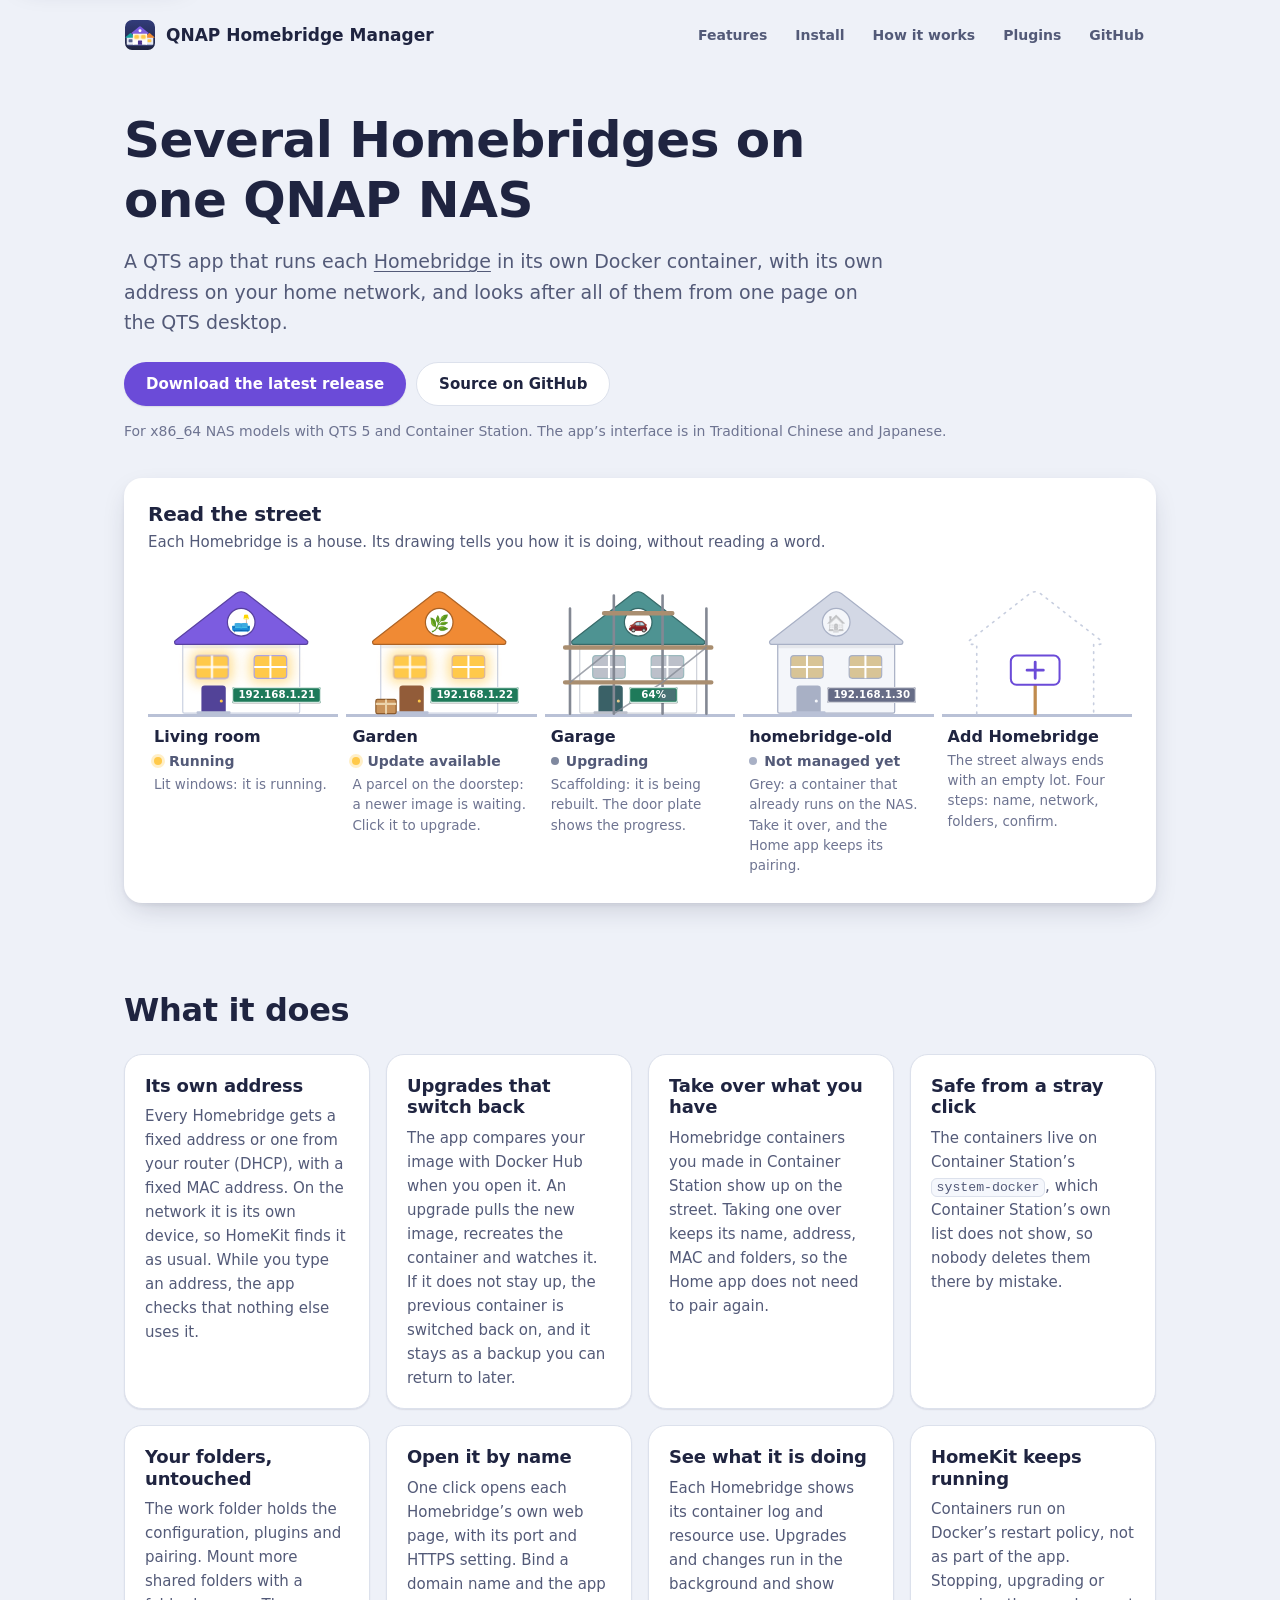
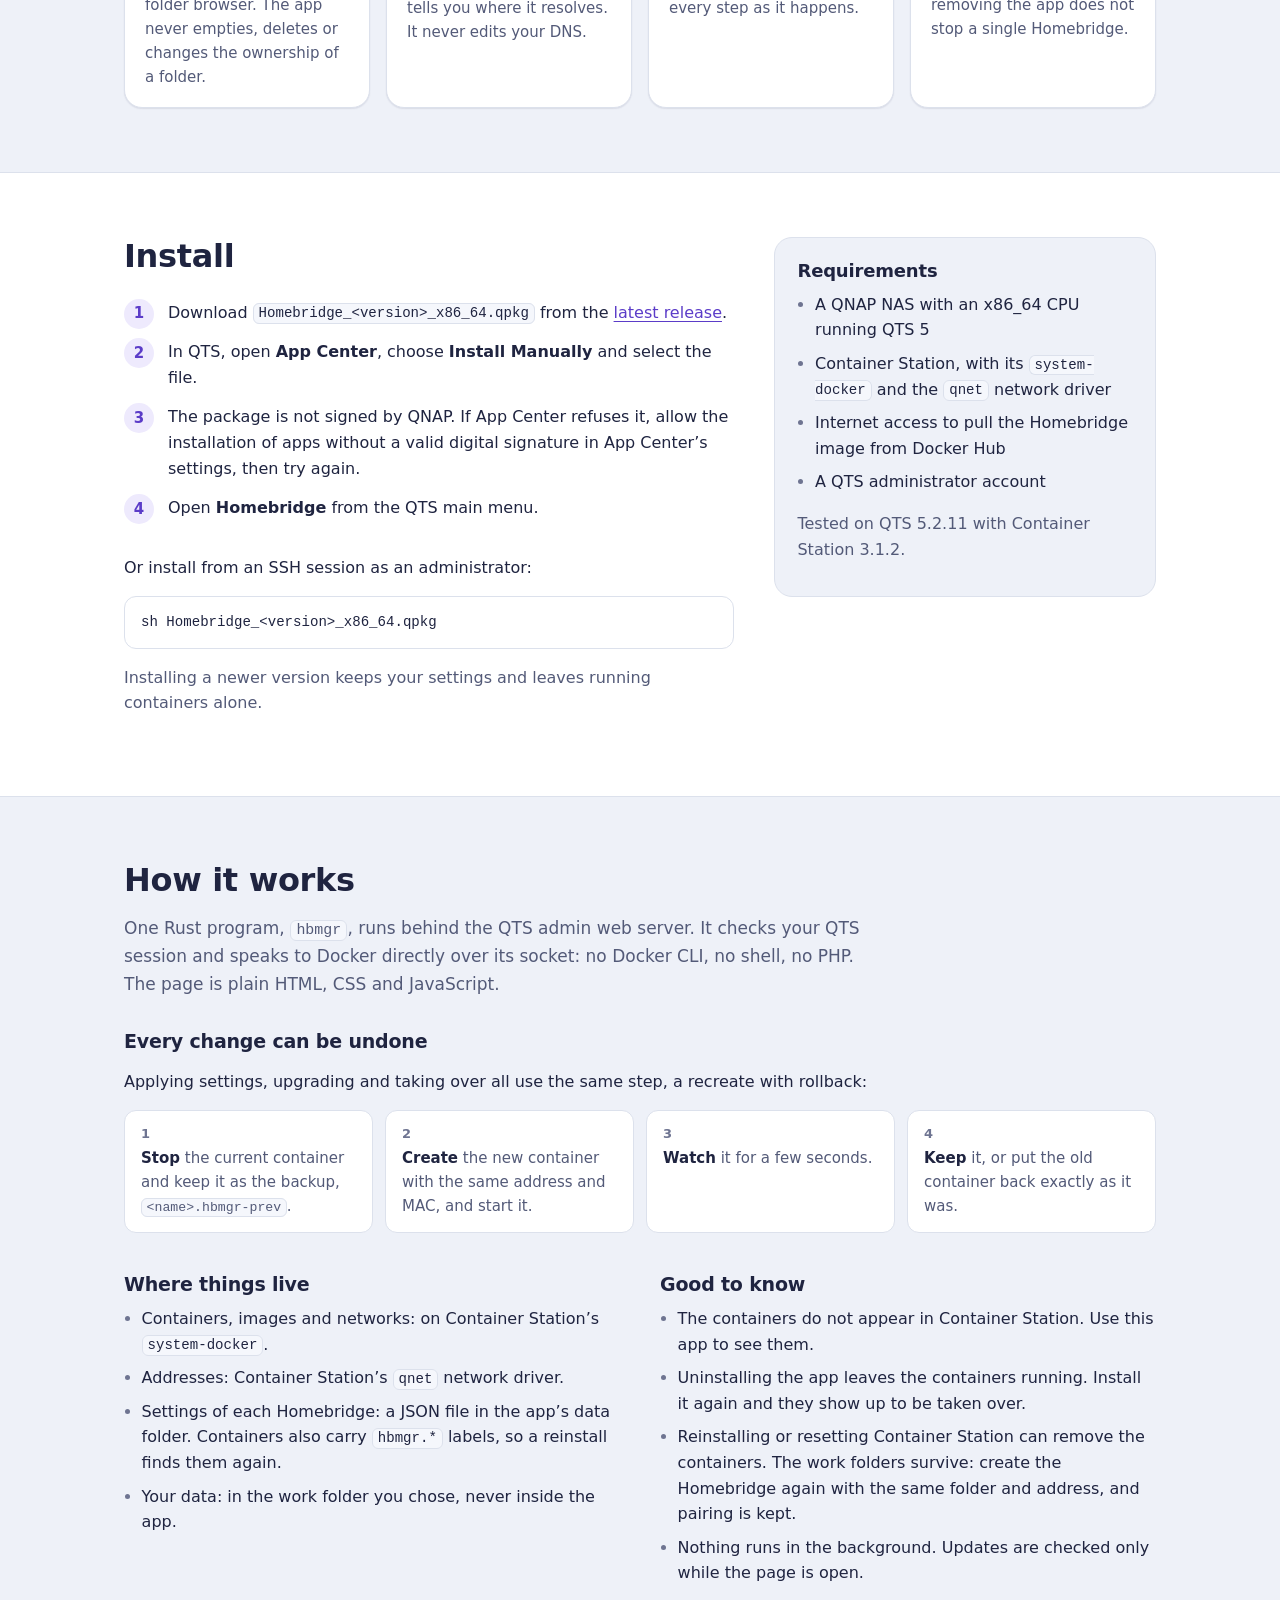
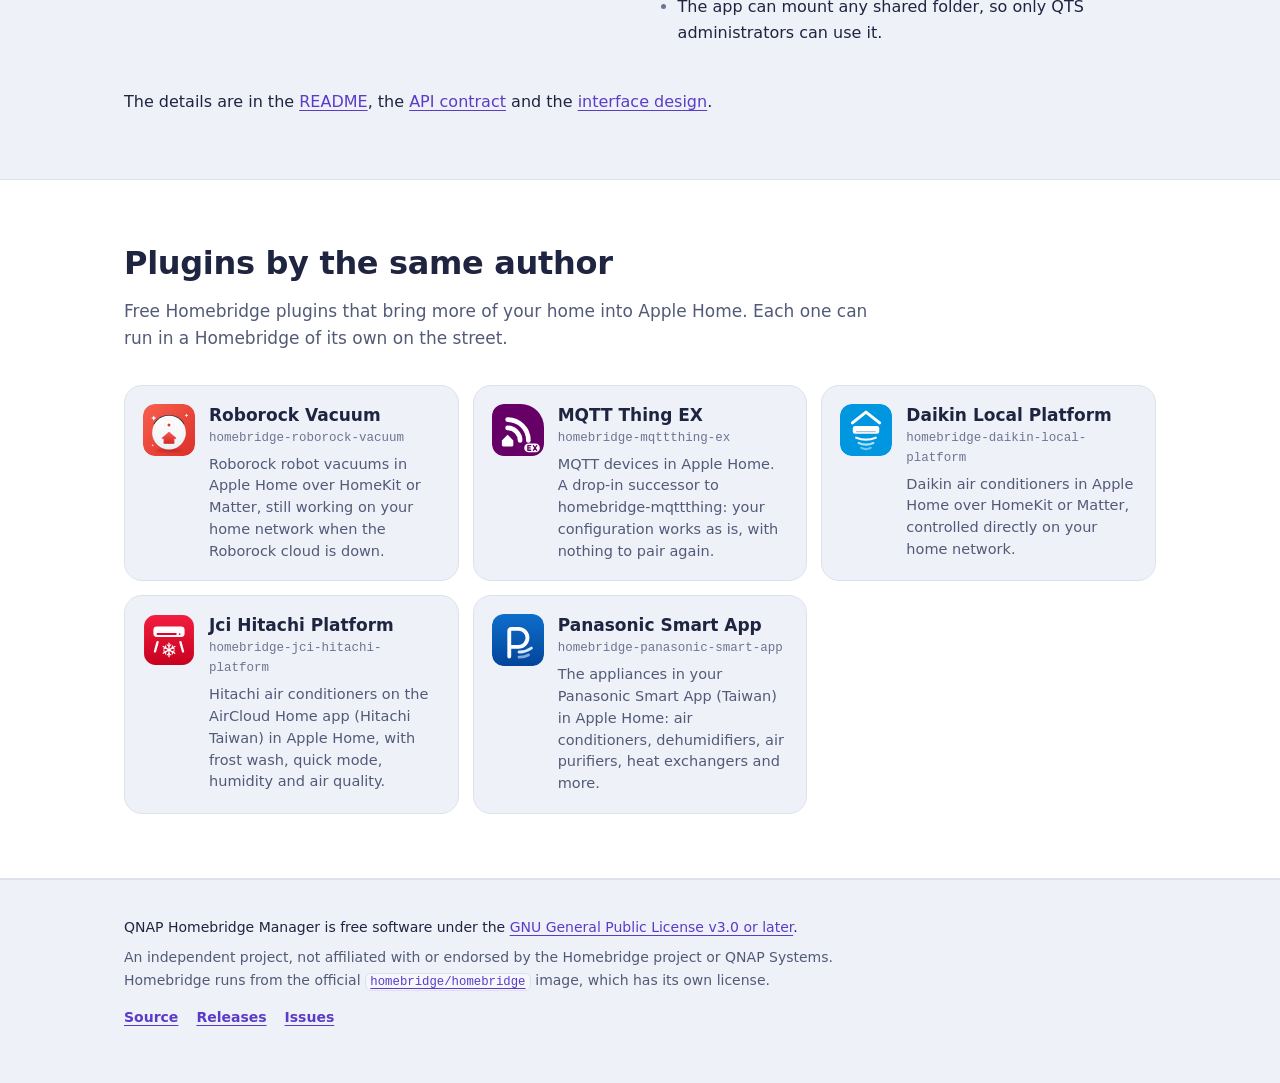
<file: site/index.html>
<!DOCTYPE html>
<html lang="en">
<head>
	<meta charset="UTF-8">
	<meta name="viewport" content="width=device-width, initial-scale=1, viewport-fit=cover">
	<meta name="color-scheme" content="light dark">
	<title>QNAP Homebridge Manager</title>
	<meta name="description" content="A QNAP app that runs several Homebridge instances on one NAS, each in its own container with its own LAN address, with upgrades that switch back on failure.">
	<meta property="og:type" content="website">
	<meta property="og:title" content="QNAP Homebridge Manager">
	<meta property="og:description" content="Several Homebridges on one QNAP NAS, each with its own address on your network, managed from one page on the QTS desktop.">
	<meta property="og:url" content="https://tasict.github.io/qnap-homebridge-manager/">
	<meta property="og:image" content="https://tasict.github.io/qnap-homebridge-manager/img/icon-256.png">
	<meta name="twitter:card" content="summary">
	<link rel="icon" type="image/svg+xml" href="img/mark.svg">
	<link rel="icon" type="image/png" sizes="64x64" href="img/mark-64.png">
	<link rel="apple-touch-icon" href="img/mark-180.png">
	<link rel="stylesheet" href="style.css">
	<script src="analytics.js" defer></script>
</head>
<body>
	<a class="skip" href="#main">Skip to the content</a>

	<svg class="svg-defs" width="0" height="0" aria-hidden="true" focusable="false">
		<defs>
			<filter id="hb-glow" x="-60%" y="-60%" width="220%" height="220%">
				<feGaussianBlur stdDeviation="7"/>
			</filter>
		</defs>
	</svg>

	<header class="top">
		<div class="wrap top-inner">
			<a class="brand" href="./">
				<img class="brand-mark" src="img/mark.svg" alt="" width="32" height="32">
				<span class="brand-name">QNAP Homebridge Manager</span>
			</a>
			<nav class="nav" aria-label="Sections">
				<a href="#features">Features</a>
				<a href="#install">Install</a>
				<a href="#how">How it works</a>
				<a href="#plugins">Plugins</a>
				<a class="nav-gh" href="https://github.com/tasict/qnap-homebridge-manager">GitHub</a>
			</nav>
		</div>
	</header>

	<main id="main">
		<section class="hero">
			<div class="wrap">
				<h1>Several Homebridges on one QNAP NAS</h1>
				<p class="lead">A QTS app that runs each <a href="https://homebridge.io">Homebridge</a> in its own Docker container, with its own address on your home network, and looks after all of them from one page on the QTS desktop.</p>
				<div class="cta">
					<a class="btn btn-primary" href="https://github.com/tasict/qnap-homebridge-manager/releases/latest" data-download="hero">Download the latest release</a>
					<a class="btn btn-quiet" href="https://github.com/tasict/qnap-homebridge-manager">Source on GitHub</a>
				</div>
				<p class="fine">For x86_64 NAS models with QTS 5 and Container Station. The app’s interface is in Traditional Chinese and Japanese.</p>
			</div>

			<div class="wrap">
				<figure class="street-panel">
					<figcaption class="street-head">
						<h2 class="street-title">Read the street</h2>
						<p>Each Homebridge is a house. Its drawing tells you how it is doing, without reading a word.</p>
					</figcaption>
					<ul class="street">
						<li class="lot">
							<div class="yard">
								<div class="house" data-color="violet" data-lights="on" style="--delay: 300ms">
									<svg class="house-svg" viewBox="0 0 200 170" aria-hidden="true" focusable="false">
										<rect class="h-wall" x="28" y="76" width="144" height="93" rx="2"/>
										<rect class="h-eave" x="29" y="83" width="142" height="6"/>
										<g><rect class="h-glow" x="38" y="92" width="52" height="40" rx="10"/><rect class="h-win" x="44" y="98" width="40" height="28" rx="4"/><path class="h-mullion" d="M64 98v28M44 112h40"/></g>
										<g><rect class="h-glow" x="110" y="92" width="52" height="40" rx="10"/><rect class="h-win" x="116" y="98" width="40" height="28" rx="4"/><path class="h-mullion" d="M136 98v28M116 112h40"/></g>
										<path class="h-door" d="M51 169.5V139a4 4 0 0 1 4-4h22a4 4 0 0 1 4 4v30.5z"/>
										<circle class="h-knob" cx="75.5" cy="154" r="1.9"/>
										<rect class="h-step" x="45" y="166.5" width="42" height="3.5" rx="1.5"/>
										<path class="h-roof" d="M19 79.5L93.6 21.6a10.4 10.4 0 0 1 12.8 0L181 79.5a2.6 2.6 0 0 1-1.6 4.7H20.6a2.6 2.6 0 0 1-1.6-4.7z"/>
										<circle class="h-sign" cx="100" cy="57" r="17"/>
										<text class="h-emoji" x="100" y="58.5" text-anchor="middle" dominant-baseline="central" font-size="20">🛋️</text>
									</svg>
									<span class="plate">192.168.1.21</span>
								</div>
							</div>
							<div class="lot-info">
								<span class="lot-name">Living room</span>
								<span class="lot-state"><span class="dot dot-on"></span>Running</span>
								<span class="lot-note">Lit windows: it is running.</span>
							</div>
						</li>

						<li class="lot">
							<div class="yard">
								<div class="house" data-color="orange" data-lights="on" style="--delay: 470ms">
									<svg class="house-svg" viewBox="0 0 200 170" aria-hidden="true" focusable="false">
										<rect class="h-wall" x="28" y="76" width="144" height="93" rx="2"/>
										<rect class="h-eave" x="29" y="83" width="142" height="6"/>
										<g><rect class="h-glow" x="38" y="92" width="52" height="40" rx="10"/><rect class="h-win" x="44" y="98" width="40" height="28" rx="4"/><path class="h-mullion" d="M64 98v28M44 112h40"/></g>
										<g><rect class="h-glow" x="110" y="92" width="52" height="40" rx="10"/><rect class="h-win" x="116" y="98" width="40" height="28" rx="4"/><path class="h-mullion" d="M136 98v28M116 112h40"/></g>
										<path class="h-door" d="M51 169.5V139a4 4 0 0 1 4-4h22a4 4 0 0 1 4 4v30.5z"/>
										<circle class="h-knob" cx="75.5" cy="154" r="1.9"/>
										<rect class="h-step" x="45" y="166.5" width="42" height="3.5" rx="1.5"/>
										<path class="h-roof" d="M19 79.5L93.6 21.6a10.4 10.4 0 0 1 12.8 0L181 79.5a2.6 2.6 0 0 1-1.6 4.7H20.6a2.6 2.6 0 0 1-1.6-4.7z"/>
										<circle class="h-sign" cx="100" cy="57" r="17"/>
										<text class="h-emoji" x="100" y="58.5" text-anchor="middle" dominant-baseline="central" font-size="20">🌿</text>
										<g class="h-parcel"><rect class="h-box" x="22" y="152" width="25" height="17.5" rx="2"/><path class="h-tape" d="M34.5 152v17.5M22 157.5h25"/></g>
									</svg>
									<span class="plate">192.168.1.22</span>
								</div>
							</div>
							<div class="lot-info">
								<span class="lot-name">Garden</span>
								<span class="lot-state"><span class="dot dot-on"></span>Update available</span>
								<span class="lot-note">A parcel on the doorstep: a newer image is waiting. Click it to upgrade.</span>
							</div>
						</li>

						<li class="lot">
							<div class="yard">
								<div class="house" data-color="teal" data-lights="off">
									<svg class="house-svg" viewBox="0 0 200 170" aria-hidden="true" focusable="false">
										<rect class="h-wall" x="28" y="76" width="144" height="93" rx="2"/>
										<rect class="h-eave" x="29" y="83" width="142" height="6"/>
										<g><rect class="h-glow" x="38" y="92" width="52" height="40" rx="10"/><rect class="h-win" x="44" y="98" width="40" height="28" rx="4"/><path class="h-mullion" d="M64 98v28M44 112h40"/></g>
										<g><rect class="h-glow" x="110" y="92" width="52" height="40" rx="10"/><rect class="h-win" x="116" y="98" width="40" height="28" rx="4"/><path class="h-mullion" d="M136 98v28M116 112h40"/></g>
										<path class="h-door" d="M51 169.5V139a4 4 0 0 1 4-4h22a4 4 0 0 1 4 4v30.5z"/>
										<circle class="h-knob" cx="75.5" cy="154" r="1.9"/>
										<rect class="h-step" x="45" y="166.5" width="42" height="3.5" rx="1.5"/>
										<path class="h-roof" d="M19 79.5L93.6 21.6a10.4 10.4 0 0 1 12.8 0L181 79.5a2.6 2.6 0 0 1-1.6 4.7H20.6a2.6 2.6 0 0 1-1.6-4.7z"/>
										<circle class="h-sign" cx="100" cy="57" r="17"/>
										<text class="h-emoji" x="100" y="58.5" text-anchor="middle" dominant-baseline="central" font-size="20">🚗</text>
										<g class="h-scaffold"><path class="h-pole" d="M16 169.5V40M70 169.5V24M130 169.5V24M184 169.5V40"/><path class="h-plank" d="M10 88h180M10 131h180M58 46h84"/><path class="h-brace" d="M16 131L70 88M130 131L184 88M70 169.5L130 131"/></g>
									</svg>
									<span class="plate is-progress" style="--p: 64%">64%</span>
								</div>
							</div>
							<div class="lot-info">
								<span class="lot-name">Garage</span>
								<span class="lot-state"><span class="dot dot-busy"></span>Upgrading</span>
								<span class="lot-note">Scaffolding: it is being rebuilt. The door plate shows the progress.</span>
							</div>
						</li>

						<li class="lot">
							<div class="yard">
								<div class="house" data-kind="unmanaged" data-lights="on">
									<svg class="house-svg" viewBox="0 0 200 170" aria-hidden="true" focusable="false">
										<rect class="h-wall" x="28" y="76" width="144" height="93" rx="2"/>
										<rect class="h-eave" x="29" y="83" width="142" height="6"/>
										<g><rect class="h-glow" x="38" y="92" width="52" height="40" rx="10"/><rect class="h-win" x="44" y="98" width="40" height="28" rx="4"/><path class="h-mullion" d="M64 98v28M44 112h40"/></g>
										<g><rect class="h-glow" x="110" y="92" width="52" height="40" rx="10"/><rect class="h-win" x="116" y="98" width="40" height="28" rx="4"/><path class="h-mullion" d="M136 98v28M116 112h40"/></g>
										<path class="h-door" d="M51 169.5V139a4 4 0 0 1 4-4h22a4 4 0 0 1 4 4v30.5z"/>
										<circle class="h-knob" cx="75.5" cy="154" r="1.9"/>
										<rect class="h-step" x="45" y="166.5" width="42" height="3.5" rx="1.5"/>
										<path class="h-roof" d="M19 79.5L93.6 21.6a10.4 10.4 0 0 1 12.8 0L181 79.5a2.6 2.6 0 0 1-1.6 4.7H20.6a2.6 2.6 0 0 1-1.6-4.7z"/>
										<circle class="h-sign" cx="100" cy="57" r="17"/>
										<text class="h-emoji" x="100" y="58.5" text-anchor="middle" dominant-baseline="central" font-size="20">🏠</text>
									</svg>
									<span class="plate">192.168.1.30</span>
								</div>
							</div>
							<div class="lot-info">
								<span class="lot-name mono">homebridge-old</span>
								<span class="lot-state"><span class="dot dot-off"></span>Not managed yet</span>
								<span class="lot-note">Grey: a container that already runs on the NAS. Take it over, and the Home app keeps its pairing.</span>
							</div>
						</li>

						<li class="lot">
							<div class="yard">
								<svg class="plot-svg" viewBox="0 0 200 170" aria-hidden="true" focusable="false">
									<path class="plot-outline" d="M28 169.5V84.2H20.6a2.6 2.6 0 0 1-1.6-4.7L93.6 21.6a10.4 10.4 0 0 1 12.8 0L181 79.5a2.6 2.6 0 0 1-1.6 4.7H172v85.3"/>
									<path class="plot-post" d="M100 169.5v-38"/>
									<rect class="plot-sign" x="70" y="98" width="60" height="36" rx="7"/>
									<path class="plot-plus" d="M100 106v20M90 116h20"/>
								</svg>
							</div>
							<div class="lot-info">
								<span class="lot-name">Add Homebridge</span>
								<span class="lot-note">The street always ends with an empty lot. Four steps: name, network, folders, confirm.</span>
							</div>
						</li>
					</ul>
				</figure>
			</div>
		</section>

		<section class="section" id="features" aria-labelledby="features-title">
			<div class="wrap">
				<h2 class="section-title" id="features-title">What it does</h2>
				<div class="grid">
					<article class="card">
						<h3>Its own address</h3>
						<p>Every Homebridge gets a fixed address or one from your router (DHCP), with a fixed MAC address. On the network it is its own device, so HomeKit finds it as usual. While you type an address, the app checks that nothing else uses it.</p>
					</article>
					<article class="card">
						<h3>Upgrades that switch back</h3>
						<p>The app compares your image with Docker Hub when you open it. An upgrade pulls the new image, recreates the container and watches it. If it does not stay up, the previous container is switched back on, and it stays as a backup you can return to later.</p>
					</article>
					<article class="card">
						<h3>Take over what you have</h3>
						<p>Homebridge containers you made in Container Station show up on the street. Taking one over keeps its name, address, MAC and folders, so the Home app does not need to pair again.</p>
					</article>
					<article class="card">
						<h3>Safe from a stray click</h3>
						<p>The containers live on Container Station’s <code>system-docker</code>, which Container Station’s own list does not show, so nobody deletes them there by mistake.</p>
					</article>
					<article class="card">
						<h3>Your folders, untouched</h3>
						<p>The work folder holds the configuration, plugins and pairing. Mount more shared folders with a folder browser. The app never empties, deletes or changes the ownership of a folder.</p>
					</article>
					<article class="card">
						<h3>Open it by name</h3>
						<p>One click opens each Homebridge’s own web page, with its port and HTTPS setting. Bind a domain name and the app tells you where it resolves. It never edits your DNS.</p>
					</article>
					<article class="card">
						<h3>See what it is doing</h3>
						<p>Each Homebridge shows its container log and resource use. Upgrades and changes run in the background and show every step as it happens.</p>
					</article>
					<article class="card">
						<h3>HomeKit keeps running</h3>
						<p>Containers run on Docker’s restart policy, not as part of the app. Stopping, upgrading or removing the app does not stop a single Homebridge.</p>
					</article>
				</div>
			</div>
		</section>

		<section class="section section-alt" id="install" aria-labelledby="install-title">
			<div class="wrap two-col">
				<div>
					<h2 class="section-title" id="install-title">Install</h2>
					<ol class="steps">
						<li>Download <code>Homebridge_&lt;version&gt;_x86_64.qpkg</code> from the <a href="https://github.com/tasict/qnap-homebridge-manager/releases/latest" data-download="install">latest release</a>.</li>
						<li>In QTS, open <strong>App Center</strong>, choose <strong>Install Manually</strong> and select the file.</li>
						<li>The package is not signed by QNAP. If App Center refuses it, allow the installation of apps without a valid digital signature in App Center’s settings, then try again.</li>
						<li>Open <strong>Homebridge</strong> from the QTS main menu.</li>
					</ol>
					<p>Or install from an SSH session as an administrator:</p>
					<pre><code>sh Homebridge_&lt;version&gt;_x86_64.qpkg</code></pre>
					<p class="muted">Installing a newer version keeps your settings and leaves running containers alone.</p>
				</div>
				<aside class="box" aria-labelledby="req-title">
					<h3 id="req-title">Requirements</h3>
					<ul class="plain">
						<li>A QNAP NAS with an x86_64 CPU running QTS 5</li>
						<li>Container Station, with its <code>system-docker</code> and the <code>qnet</code> network driver</li>
						<li>Internet access to pull the Homebridge image from Docker Hub</li>
						<li>A QTS administrator account</li>
					</ul>
					<p class="muted">Tested on QTS 5.2.11 with Container Station 3.1.2.</p>
				</aside>
			</div>
		</section>

		<section class="section" id="how" aria-labelledby="how-title">
			<div class="wrap">
				<h2 class="section-title" id="how-title">How it works</h2>
				<p class="section-lead">One Rust program, <code>hbmgr</code>, runs behind the QTS admin web server. It checks your QTS session and speaks to Docker directly over its socket: no Docker CLI, no shell, no PHP. The page is plain HTML, CSS and JavaScript.</p>

				<h3 class="sub">Every change can be undone</h3>
				<p>Applying settings, upgrading and taking over all use the same step, a recreate with rollback:</p>
				<ol class="flow">
					<li><strong>Stop</strong> the current container and keep it as the backup, <code>&lt;name&gt;.hbmgr-prev</code>.</li>
					<li><strong>Create</strong> the new container with the same address and MAC, and start it.</li>
					<li><strong>Watch</strong> it for a few seconds.</li>
					<li><strong>Keep</strong> it, or put the old container back exactly as it was.</li>
				</ol>

				<div class="two-col how-cols">
					<div>
						<h3 class="sub">Where things live</h3>
						<ul class="plain">
							<li>Containers, images and networks: on Container Station’s <code>system-docker</code>.</li>
							<li>Addresses: Container Station’s <code>qnet</code> network driver.</li>
							<li>Settings of each Homebridge: a JSON file in the app’s data folder. Containers also carry <code>hbmgr.*</code> labels, so a reinstall finds them again.</li>
							<li>Your data: in the work folder you chose, never inside the app.</li>
						</ul>
					</div>
					<div>
						<h3 class="sub">Good to know</h3>
						<ul class="plain">
							<li>The containers do not appear in Container Station. Use this app to see them.</li>
							<li>Uninstalling the app leaves the containers running. Install it again and they show up to be taken over.</li>
							<li>Reinstalling or resetting Container Station can remove the containers. The work folders survive: create the Homebridge again with the same folder and address, and pairing is kept.</li>
							<li>Nothing runs in the background. Updates are checked only while the page is open.</li>
							<li>The app can mount any shared folder, so only QTS administrators can use it.</li>
						</ul>
					</div>
				</div>

				<p class="more">The details are in the <a href="https://github.com/tasict/qnap-homebridge-manager#readme">README</a>, the <a href="https://github.com/tasict/qnap-homebridge-manager/blob/master/docs/API.md">API contract</a> and the <a href="https://github.com/tasict/qnap-homebridge-manager/blob/master/docs/UX.md">interface design</a>.</p>
			</div>
		</section>

		<section class="section section-alt" id="plugins" aria-labelledby="plugins-title">
			<div class="wrap">
				<h2 class="section-title" id="plugins-title">Plugins by the same author</h2>
				<p class="section-lead">Free Homebridge plugins that bring more of your home into Apple Home. Each one can run in a Homebridge of its own on the street.</p>
				<ul class="plugins">
					<li>
						<a class="plugin" href="https://tasict.github.io/homebridge-roborock-vacuum/">
							<img class="plugin-icon" src="img/plugins/homebridge-roborock-vacuum.svg" alt="" width="52" height="52" loading="lazy">
							<span class="plugin-text">
								<span class="plugin-name">Roborock Vacuum</span>
								<span class="plugin-pkg">homebridge-roborock-vacuum</span>
								<span class="plugin-desc">Roborock robot vacuums in Apple Home over HomeKit or Matter, still working on your home network when the Roborock cloud is down.</span>
							</span>
						</a>
					</li>
					<li>
						<a class="plugin" href="https://tasict.github.io/homebridge-mqttthing-ex/">
							<img class="plugin-icon" src="img/plugins/homebridge-mqttthing-ex.svg" alt="" width="52" height="52" loading="lazy">
							<span class="plugin-text">
								<span class="plugin-name">MQTT Thing EX</span>
								<span class="plugin-pkg">homebridge-mqttthing-ex</span>
								<span class="plugin-desc">MQTT devices in Apple Home. A drop-in successor to homebridge-mqttthing: your configuration works as is, with nothing to pair again.</span>
							</span>
						</a>
					</li>
					<li>
						<a class="plugin" href="https://tasict.github.io/homebridge-daikin-local-platform/">
							<img class="plugin-icon" src="img/plugins/homebridge-daikin-local-platform.svg" alt="" width="52" height="52" loading="lazy">
							<span class="plugin-text">
								<span class="plugin-name">Daikin Local Platform</span>
								<span class="plugin-pkg">homebridge-daikin-local-platform</span>
								<span class="plugin-desc">Daikin air conditioners in Apple Home over HomeKit or Matter, controlled directly on your home network.</span>
							</span>
						</a>
					</li>
					<li>
						<a class="plugin" href="https://tasict.github.io/homebridge-jci-hitachi-platform/">
							<img class="plugin-icon" src="img/plugins/homebridge-jci-hitachi-platform.svg" alt="" width="52" height="52" loading="lazy">
							<span class="plugin-text">
								<span class="plugin-name">Jci Hitachi Platform</span>
								<span class="plugin-pkg">homebridge-jci-hitachi-platform</span>
								<span class="plugin-desc">Hitachi air conditioners on the AirCloud Home app (Hitachi Taiwan) in Apple Home, with frost wash, quick mode, humidity and air quality.</span>
							</span>
						</a>
					</li>
					<li>
						<a class="plugin" href="https://tasict.github.io/homebridge-panasonic-smart-app/">
							<img class="plugin-icon" src="img/plugins/homebridge-panasonic-smart-app.svg" alt="" width="52" height="52" loading="lazy">
							<span class="plugin-text">
								<span class="plugin-name">Panasonic Smart App</span>
								<span class="plugin-pkg">homebridge-panasonic-smart-app</span>
								<span class="plugin-desc">The appliances in your Panasonic Smart App (Taiwan) in Apple Home: air conditioners, dehumidifiers, air purifiers, heat exchangers and more.</span>
							</span>
						</a>
					</li>
				</ul>
			</div>
		</section>
	</main>

	<footer class="foot">
		<div class="wrap foot-inner">
			<p>QNAP Homebridge Manager is free software under the <a href="https://github.com/tasict/qnap-homebridge-manager/blob/master/LICENSE">GNU General Public License v3.0 or later</a>.</p>
			<p class="muted">An independent project, not affiliated with or endorsed by the Homebridge project or QNAP Systems. Homebridge runs from the official <a href="https://hub.docker.com/r/homebridge/homebridge"><code>homebridge/homebridge</code></a> image, which has its own license.</p>
			<p class="muted" data-consent-note hidden>If you allow it, this site uses Google Analytics cookies to count visits and download clicks. <button type="button" class="link-btn" data-consent-settings>Cookie settings</button></p>
			<p class="foot-links"><a href="https://github.com/tasict/qnap-homebridge-manager">Source</a><a href="https://github.com/tasict/qnap-homebridge-manager/releases" data-download="footer">Releases</a><a href="https://github.com/tasict/qnap-homebridge-manager/issues">Issues</a></p>
		</div>
	</footer>
</body>
</html>
</file>
<file: site/style.css>
/* QNAP Homebridge Manager - project page.
 * Same tokens and the same house as the app (shared/web/css/app.css,
 * docs/UX.md): the house drawing is the one bold element, the rest stays quiet. */

:root {
	color-scheme: light;

	--mist: #EEF1F8;
	--surface: #FFFFFF;
	--surface-2: #F5F7FC;
	--ink: #1F2440;
	--ink-2: #535A78;
	--ink-3: #6E7491;
	--line: #DCE1EC;
	--line-strong: #C7CEDF;
	--violet: #6B4BD8;
	--violet-ink: #5B3CC8;
	--violet-soft: #EEEAFD;
	--plate: #1E7A5A;
	--plate-off: #666C86;
	--glow: #FFC94A;
	--brick: #D8503F;
	--amber-mark: #E09A1A;

	--ground: #B9C1D6;
	--wall: #FFFFFF;
	--wall-edge: #CBD2E2;
	--eave: rgba(31, 36, 64, 0.07);
	--frame: #FFFFFF;
	--win-off: #B8C0D4;
	--sign: #FFFFFF;
	--glow-strength: 0.55;
	--steel: #7F889F;
	--wood: #C08B4E;
	--parcel: #C9935A;
	--parcel-edge: #8D5C2C;
	--parcel-tape: #EBD3AA;
	--ghost-roof: #D3D8E5;
	--ghost-wall: #F4F6FA;
	--ghost-edge: #A8B0C5;

	--roof-violet: #7C5CE0;
	--roof-orange: #F08A34;
	--roof-teal: #17A2A0;

	--shadow-1: 0 1px 2px rgba(31, 36, 64, 0.06), 0 1px 1px rgba(31, 36, 64, 0.04);
	--shadow-2: 0 2px 4px rgba(31, 36, 64, 0.06), 0 10px 28px -8px rgba(31, 36, 64, 0.22);

	--font-ui: system-ui, -apple-system, "Segoe UI", Roboto, "Helvetica Neue", Arial, sans-serif;
	--font-round: ui-rounded, "SF Pro Rounded", system-ui, -apple-system, "Segoe UI", Roboto, sans-serif;
	--font-mono: ui-monospace, "SF Mono", SFMono-Regular, Menlo, Consolas, "Cascadia Mono", "Noto Sans Mono", monospace;
	--font-emoji: "Apple Color Emoji", "Segoe UI Emoji", "Noto Color Emoji", sans-serif;

	--r-md: 12px;
	--r-lg: 18px;
	--ease: cubic-bezier(0.2, 0.7, 0.2, 1);
}

/* the same street at dusk */

@media (prefers-color-scheme: dark) {
	:root:not([data-theme="light"]) {
		color-scheme: dark;
		--mist: #141930;
		--surface: #1D2340;
		--surface-2: #232A4A;
		--ink: #ECEEF9;
		--ink-2: #A9AFCC;
		--ink-3: #8C92B3;
		--line: #2F375C;
		--line-strong: #3E4770;
		--violet: #7357E6;
		--violet-ink: #B4A3FF;
		--violet-soft: #2D2A5C;
		--plate: #1F7D5C;
		--plate-off: #5A6182;
		--brick: #E5604F;
		--amber-mark: #F0A92A;
		--ground: #39426B;
		--wall: #2A3155;
		--wall-edge: #3A4370;
		--eave: rgba(0, 0, 0, 0.22);
		--frame: #2A3155;
		--win-off: #161B33;
		--sign: #F2F3FA;
		--glow-strength: 0.95;
		--steel: #8F98B5;
		--wood: #B58248;
		--parcel: #B9844C;
		--parcel-edge: #6E4520;
		--parcel-tape: #D9BE92;
		--ghost-roof: #2E365A;
		--ghost-wall: #1E2442;
		--ghost-edge: #4A547F;
		--roof-violet: #6B50CF;
		--roof-orange: #D9772A;
		--roof-teal: #13898A;
		--shadow-1: 0 1px 2px rgba(0, 0, 0, 0.25);
		--shadow-2: 0 2px 6px rgba(0, 0, 0, 0.25), 0 12px 30px -8px rgba(0, 0, 0, 0.5);
	}
}

/* ---------- base ---------- */

*, *::before, *::after {
	box-sizing: border-box;
}

html {
	-webkit-text-size-adjust: 100%;
	scroll-behavior: smooth;
}

body {
	margin: 0;
	background: var(--mist);
	color: var(--ink);
	font: 400 16px/1.6 var(--font-ui);
	-webkit-font-smoothing: antialiased;
}

a {
	color: var(--violet-ink);
	text-underline-offset: 0.18em;
}

a:hover {
	text-decoration-thickness: 2px;
}

:focus-visible {
	outline: 2.5px solid var(--violet);
	outline-offset: 2px;
	border-radius: 4px;
}

code, pre {
	font-family: var(--font-mono);
	font-size: 0.88em;
}

code {
	padding: 0.1em 0.35em;
	border-radius: 6px;
	background: var(--surface-2);
	border: 1px solid var(--line);
	overflow-wrap: anywhere;
}

pre {
	margin: 0 0 16px;
	padding: 14px 16px;
	border-radius: var(--r-md);
	background: var(--surface);
	border: 1px solid var(--line);
	overflow-x: auto;
}

pre code {
	padding: 0;
	border: 0;
	background: none;
	font-size: inherit;
}

h1, h2, h3 {
	font-family: var(--font-round);
	line-height: 1.2;
	letter-spacing: -0.01em;
}

.wrap {
	width: 100%;
	max-width: 1080px;
	margin: 0 auto;
	padding: 0 24px;
}

.skip {
	position: absolute;
	left: 12px;
	top: -60px;
	padding: 8px 14px;
	border-radius: 999px;
	background: var(--surface);
	box-shadow: var(--shadow-2);
	z-index: 10;
}

.skip:focus {
	top: 12px;
}

.svg-defs {
	position: absolute;
	width: 0;
	height: 0;
	overflow: hidden;
}

.muted {
	color: var(--ink-2);
}

.mono {
	font-family: var(--font-mono);
	font-size: 0.92em;
}

/* ---------- header ---------- */

.top {
	padding: 18px 0;
}

.top-inner {
	display: flex;
	align-items: center;
	justify-content: space-between;
	gap: 16px;
}

.brand {
	display: inline-flex;
	align-items: center;
	gap: 10px;
	color: var(--ink);
	text-decoration: none;
	min-width: 0;
}

.brand-mark {
	flex: none;
	border-radius: 9px;
}

.brand-name {
	font: 700 17px/1.2 var(--font-round);
	white-space: nowrap;
	overflow: hidden;
	text-overflow: ellipsis;
}

.nav {
	display: flex;
	gap: 4px;
	flex: none;
}

.nav a {
	padding: 6px 12px;
	border-radius: 999px;
	color: var(--ink-2);
	font-weight: 600;
	font-size: 14px;
	text-decoration: none;
}

.nav a:hover {
	background: var(--surface);
	color: var(--ink);
}

/* ---------- hero ---------- */

.hero {
	padding: 40px 0 24px;
}

.hero h1 {
	max-width: 15em;
	margin: 0 0 16px;
	font-size: clamp(32px, 5.2vw, 50px);
	font-weight: 700;
}

.lead {
	max-width: 40em;
	margin: 0 0 24px;
	font-size: clamp(17px, 2vw, 19px);
	color: var(--ink-2);
}

.lead a {
	color: inherit;
}

.cta {
	display: flex;
	flex-wrap: wrap;
	gap: 10px;
	margin-bottom: 14px;
}

.btn {
	display: inline-flex;
	align-items: center;
	min-height: 44px;
	padding: 0 22px;
	border-radius: 999px;
	font-weight: 600;
	font-size: 15px;
	text-decoration: none;
	transition: transform 0.12s var(--ease), background-color 0.2s;
}

.btn:active {
	transform: scale(0.97);
}

.btn-primary {
	background: var(--violet);
	color: #FFFFFF;
	box-shadow: var(--shadow-1);
}

.btn-primary:hover {
	background: color-mix(in srgb, var(--violet) 88%, #000);
}

.btn-quiet {
	background: var(--surface);
	color: var(--ink);
	border: 1px solid var(--line);
}

.btn-quiet:hover {
	border-color: var(--line-strong);
}

.fine {
	margin: 0 0 36px;
	font-size: 14px;
	color: var(--ink-3);
}

/* ---------- the street ---------- */

.street-panel {
	margin: 0;
	padding: 24px 24px 28px;
	border-radius: var(--r-lg);
	background: var(--surface);
	box-shadow: var(--shadow-2);
}

.street-head {
	margin-bottom: 18px;
}

.street-title {
	margin: 0 0 4px;
	font-size: 20px;
}

.street-head p {
	margin: 0;
	color: var(--ink-2);
	font-size: 15px;
}

.street {
	display: grid;
	grid-template-columns: repeat(auto-fill, minmax(180px, 1fr));
	gap: 30px 8px;
	margin: 0;
	padding: 0;
	list-style: none;
}

.lot {
	min-width: 0;
	display: flex;
	flex-direction: column;
}

.yard {
	padding: 4px 16px 0 12px;
	border-bottom: 3px solid var(--ground);
}

.yard .house, .plot-svg {
	max-width: 196px;
}

.lot-info {
	display: flex;
	flex-direction: column;
	gap: 2px;
	padding: 10px 6px 0;
}

.lot-name {
	font: 700 16px/1.3 var(--font-round);
}

.lot-state {
	display: inline-flex;
	align-items: center;
	gap: 7px;
	font-size: 14px;
	font-weight: 600;
	color: var(--ink-2);
}

.lot-note {
	font-size: 13.5px;
	line-height: 1.5;
	color: var(--ink-3);
}

.dot {
	width: 8px;
	height: 8px;
	border-radius: 50%;
	flex: none;
}

.dot-on {
	background: var(--glow);
	box-shadow: 0 0 0 3px color-mix(in srgb, var(--glow) 30%, transparent);
}

.dot-busy {
	background: var(--steel);
}

.dot-off {
	background: var(--ghost-edge);
}

/* ---------- the house (as in the app) ---------- */

.house {
	position: relative;
	width: 100%;
	aspect-ratio: 200 / 170;
	container-type: inline-size;
	--roof: var(--roof-violet);
}

.house[data-color="violet"] { --roof: var(--roof-violet); }
.house[data-color="orange"] { --roof: var(--roof-orange); }
.house[data-color="teal"] { --roof: var(--roof-teal); }

.house-svg {
	position: absolute;
	inset: 0;
	width: 100%;
	height: 100%;
	overflow: visible;
}

.h-wall {
	fill: var(--wall);
	stroke: var(--wall-edge);
	stroke-width: 1.5;
}

.h-eave {
	fill: var(--eave);
}

.h-roof {
	fill: var(--roof);
	stroke: color-mix(in srgb, var(--roof) 72%, #000);
	stroke-width: 1.5;
	stroke-linejoin: round;
}

.h-sign {
	fill: var(--sign);
	stroke: color-mix(in srgb, var(--roof) 70%, #000);
	stroke-width: 1.5;
}

.h-emoji {
	font-family: var(--font-emoji);
}

.h-win {
	fill: var(--win-off);
	stroke: color-mix(in srgb, var(--roof) 40%, var(--wall-edge));
	stroke-width: 1.5;
}

.h-mullion {
	fill: none;
	stroke: var(--frame);
	stroke-width: 2.5;
}

.h-glow {
	fill: var(--glow);
	filter: url(#hb-glow);
	opacity: 0;
	pointer-events: none;
}

.h-door {
	fill: color-mix(in srgb, var(--roof) 55%, #1F2440);
}

.h-knob {
	fill: var(--glow);
}

.h-step {
	fill: var(--ground);
}

/* first paint: the windows of running houses switch on along the street */

.house[data-lights="on"] .h-win {
	fill: var(--glow);
	animation: win-on 0.45s var(--delay, 0ms) var(--ease) both;
}

.house[data-lights="on"] .h-glow {
	opacity: var(--glow-strength);
	animation: glow-on 0.9s var(--delay, 0ms) var(--ease) both;
}

.house[data-lights="off"] .house-svg {
	filter: saturate(0.5);
}

@keyframes win-on { from { fill: var(--win-off); } to { fill: var(--glow); } }
@keyframes glow-on { from { opacity: 0; } to { opacity: var(--glow-strength); } }

/* parcel on the doorstep: an update */

.h-box {
	fill: var(--parcel);
	stroke: var(--parcel-edge);
	stroke-width: 1.5;
}

.h-tape {
	stroke: var(--parcel-tape);
	stroke-width: 2.5;
	fill: none;
}

/* scaffolding: a job is rebuilding the house */

.h-pole, .h-brace {
	fill: none;
	stroke: var(--steel);
	stroke-linecap: round;
}

.h-pole {
	stroke-width: 3.2;
}

.h-brace {
	stroke-width: 2;
	opacity: 0.75;
}

.h-plank {
	fill: none;
	stroke: var(--wood);
	stroke-width: 5.5;
	stroke-linecap: round;
}

/* the door plate: the address */

.plate {
	position: absolute;
	left: 44.5%;
	top: 80.6%;
	height: 11.4%;
	display: inline-flex;
	align-items: center;
	padding: 0 0.6em;
	border-radius: 0.28em;
	background: var(--plate);
	color: #FFFFFF;
	box-shadow: inset 0 0 0 0.12em rgba(255, 255, 255, 0.82), inset 0 0 0 0.22em var(--plate), 0 1px 0 rgba(0, 0, 0, 0.18);
	font: 700 6.3cqw/1 var(--font-round);
	font-variant-numeric: tabular-nums;
	letter-spacing: 0.01em;
	white-space: nowrap;
}

.plate.is-progress {
	background: linear-gradient(90deg, var(--plate) var(--p, 0%), color-mix(in srgb, var(--plate) 40%, var(--plate-off)) var(--p, 0%));
	min-width: 30%;
	justify-content: center;
}

/* not managed yet: grey */

.house[data-kind="unmanaged"] .h-roof {
	fill: var(--ghost-roof);
	stroke: var(--ghost-edge);
}

.house[data-kind="unmanaged"] .h-wall,
.house[data-kind="unmanaged"] .h-sign {
	fill: var(--ghost-wall);
	stroke: var(--ghost-edge);
}

.house[data-kind="unmanaged"] .h-emoji {
	opacity: 0.4;
	filter: grayscale(1);
}

.house[data-kind="unmanaged"] .h-door {
	fill: var(--ghost-edge);
}

.house[data-kind="unmanaged"] .h-knob {
	fill: var(--ghost-wall);
}

.house[data-kind="unmanaged"] .h-win {
	stroke: var(--ghost-edge);
	fill: color-mix(in srgb, var(--glow) 45%, var(--win-off));
	animation: none;
}

.house[data-kind="unmanaged"] .h-glow {
	opacity: 0;
	animation: none;
}

.house[data-kind="unmanaged"] .plate {
	background: var(--plate-off);
	box-shadow: inset 0 0 0 0.12em rgba(255, 255, 255, 0.7), inset 0 0 0 0.22em var(--plate-off);
}

/* the empty lot at the end of the street */

.plot-svg {
	display: block;
	width: 100%;
	aspect-ratio: 200 / 170;
	overflow: visible;
}

.plot-outline {
	fill: none;
	stroke: var(--line-strong);
	stroke-width: 2;
	stroke-dasharray: 2 7;
	stroke-linecap: round;
}

.plot-post {
	stroke: var(--wood);
	stroke-width: 4;
	stroke-linecap: round;
}

.plot-sign {
	fill: var(--surface);
	stroke: var(--violet);
	stroke-width: 2.5;
}

.plot-plus {
	stroke: var(--violet);
	stroke-width: 3.5;
	stroke-linecap: round;
}

/* ---------- sections ---------- */

.section {
	padding: 64px 0;
}

.section-alt {
	background: var(--surface);
	border-top: 1px solid var(--line);
	border-bottom: 1px solid var(--line);
}

.section-title {
	margin: 0 0 24px;
	font-size: clamp(26px, 3.4vw, 32px);
}

.section-lead {
	max-width: 44em;
	margin: -8px 0 32px;
	font-size: 17px;
	color: var(--ink-2);
}

.grid {
	display: grid;
	grid-template-columns: repeat(auto-fill, minmax(240px, 1fr));
	gap: 16px;
}

.card {
	padding: 20px 20px 18px;
	border-radius: var(--r-lg);
	background: var(--surface);
	border: 1px solid var(--line);
	box-shadow: var(--shadow-1);
}

.card h3 {
	margin: 0 0 8px;
	font-size: 18px;
}

.card p {
	margin: 0;
	font-size: 15px;
	color: var(--ink-2);
}

.two-col {
	display: grid;
	grid-template-columns: minmax(0, 1.6fr) minmax(0, 1fr);
	gap: 40px;
	align-items: start;
}

.how-cols {
	grid-template-columns: minmax(0, 1fr) minmax(0, 1fr);
	margin-top: 40px;
}

.steps {
	margin: 0 0 20px;
	padding: 0;
	list-style: none;
	counter-reset: step;
}

.steps li {
	position: relative;
	padding: 0 0 14px 44px;
	counter-increment: step;
}

.steps li::before {
	content: counter(step);
	position: absolute;
	left: 0;
	top: -1px;
	width: 30px;
	height: 30px;
	border-radius: 50%;
	display: grid;
	place-items: center;
	background: var(--violet-soft);
	color: var(--violet-ink);
	font: 700 15px/1 var(--font-round);
}

.box {
	padding: 22px 22px 18px;
	border-radius: var(--r-lg);
	background: var(--mist);
	border: 1px solid var(--line);
}

.box h3 {
	margin: 0 0 10px;
	font-size: 18px;
}

.plain {
	margin: 0 0 12px;
	padding-left: 1.1em;
}

.plain li {
	margin-bottom: 8px;
}

.plain li::marker {
	color: var(--ink-3);
}

.sub {
	margin: 0 0 10px;
	font-size: 19px;
}

.flow {
	display: grid;
	grid-template-columns: repeat(4, minmax(0, 1fr));
	gap: 12px;
	margin: 16px 0 0;
	padding: 0;
	list-style: none;
	counter-reset: flow;
}

.flow li {
	position: relative;
	padding: 16px 16px 14px;
	border-radius: var(--r-md);
	background: var(--surface);
	border: 1px solid var(--line);
	font-size: 15px;
	color: var(--ink-2);
	counter-increment: flow;
}

.flow li::before {
	content: counter(flow);
	display: block;
	margin-bottom: 6px;
	font: 700 13px/1 var(--font-round);
	color: var(--ink-3);
}

.flow strong {
	color: var(--ink);
}

.more {
	margin: 32px 0 0;
}

/* ---------- plugins by the same author ---------- */

.plugins {
	display: grid;
	grid-template-columns: repeat(auto-fill, minmax(min(300px, 100%), 1fr));
	gap: 14px;
	margin: 0;
	padding: 0;
	list-style: none;
}

.plugins li {
	display: flex;
	min-width: 0;
}

.plugin {
	display: flex;
	align-items: flex-start;
	gap: 14px;
	width: 100%;
	padding: 18px;
	border-radius: var(--r-lg);
	background: var(--mist);
	border: 1px solid var(--line);
	color: var(--ink);
	text-decoration: none;
	transition: border-color 0.2s, transform 0.2s var(--ease), box-shadow 0.2s;
}

.plugin:hover {
	border-color: color-mix(in srgb, var(--violet) 55%, var(--line));
	box-shadow: var(--shadow-1);
	transform: translateY(-1px);
}

.plugin-icon {
	flex: none;
	width: 52px;
	height: 52px;
	border-radius: 12px;
}

.plugin-text {
	display: flex;
	flex-direction: column;
	gap: 2px;
	min-width: 0;
}

.plugin-name {
	font: 700 17px/1.3 var(--font-round);
}

.plugin-pkg {
	font-family: var(--font-mono);
	font-size: 12.5px;
	color: var(--ink-3);
	overflow-wrap: anywhere;
}

.plugin-desc {
	margin-top: 4px;
	font-size: 14.5px;
	line-height: 1.5;
	color: var(--ink-2);
}

/* ---------- footer ---------- */

.foot {
	padding: 36px 0 48px;
	border-top: 1px solid var(--line);
	font-size: 14px;
}

.foot p {
	margin: 0 0 8px;
	max-width: 52em;
}

.foot-links {
	display: flex;
	flex-wrap: wrap;
	gap: 18px;
	margin-top: 14px !important;
	font-weight: 600;
}

.link-btn {
	padding: 0;
	border: 0;
	background: none;
	color: var(--violet-ink);
	font: inherit;
	text-decoration: underline;
	text-underline-offset: 0.18em;
	cursor: pointer;
}

/* ---------- analytics consent ---------- */

.consent {
	position: fixed;
	left: 16px;
	right: 16px;
	bottom: 16px;
	z-index: 20;
	display: flex;
	align-items: center;
	gap: 16px;
	max-width: 720px;
	margin: 0 auto;
	padding: 16px 18px;
	border-radius: var(--r-lg);
	background: var(--surface);
	border: 1px solid var(--line);
	box-shadow: 0 4px 10px rgba(31, 36, 64, 0.08), 0 28px 64px -12px rgba(31, 36, 64, 0.38);
	animation: consent-in 0.22s var(--ease) both;
}

.consent[hidden] {
	display: none;
}

.consent p {
	margin: 0;
	font-size: 14.5px;
	line-height: 1.5;
	color: var(--ink-2);
}

.consent-actions {
	display: flex;
	gap: 8px;
	flex: none;
}

.consent .btn {
	min-height: 40px;
	padding: 0 18px;
	border: 1px solid transparent;
	cursor: pointer;
	font-family: inherit;
}

.consent .btn-quiet {
	border-color: var(--line);
}

@keyframes consent-in { from { opacity: 0; transform: translateY(12px); } to { opacity: 1; transform: none; } }

@media (max-width: 600px) {
	.consent {
		flex-direction: column;
		align-items: stretch;
		left: 12px;
		right: 12px;
		bottom: 12px;
	}

	.consent .btn {
		flex: 1;
		justify-content: center;
	}
}

/* ---------- narrow screens ---------- */

@media (max-width: 860px) {
	.two-col, .how-cols {
		grid-template-columns: minmax(0, 1fr);
		gap: 28px;
	}

	.flow {
		grid-template-columns: repeat(2, minmax(0, 1fr));
	}
}

@media (max-width: 600px) {
	.wrap {
		padding: 0 16px;
	}

	.nav a:not(.nav-gh) {
		display: none;
	}

	.hero {
		padding-top: 24px;
	}

	.street-panel {
		padding: 18px 12px 22px;
	}

	.street {
		grid-template-columns: repeat(2, minmax(0, 1fr));
		gap: 24px 4px;
	}

	.yard {
		padding: 4px 8px 0 6px;
	}

	.section {
		padding: 48px 0;
	}

	.flow {
		grid-template-columns: minmax(0, 1fr);
	}
}

@media (prefers-reduced-motion: reduce) {
	html {
		scroll-behavior: auto;
	}

	*, *::before, *::after {
		animation-duration: 0.001ms !important;
		animation-delay: 0ms !important;
		transition-duration: 0.001ms !important;
	}
}

@media (max-width: 420px) {
	.brand-name {
		font-size: 15px;
	}
}

@media (max-width: 380px) {
	.brand-name {
		font-size: 14px;
	}

	.nav a {
		padding: 6px 8px;
	}
}
</file>
